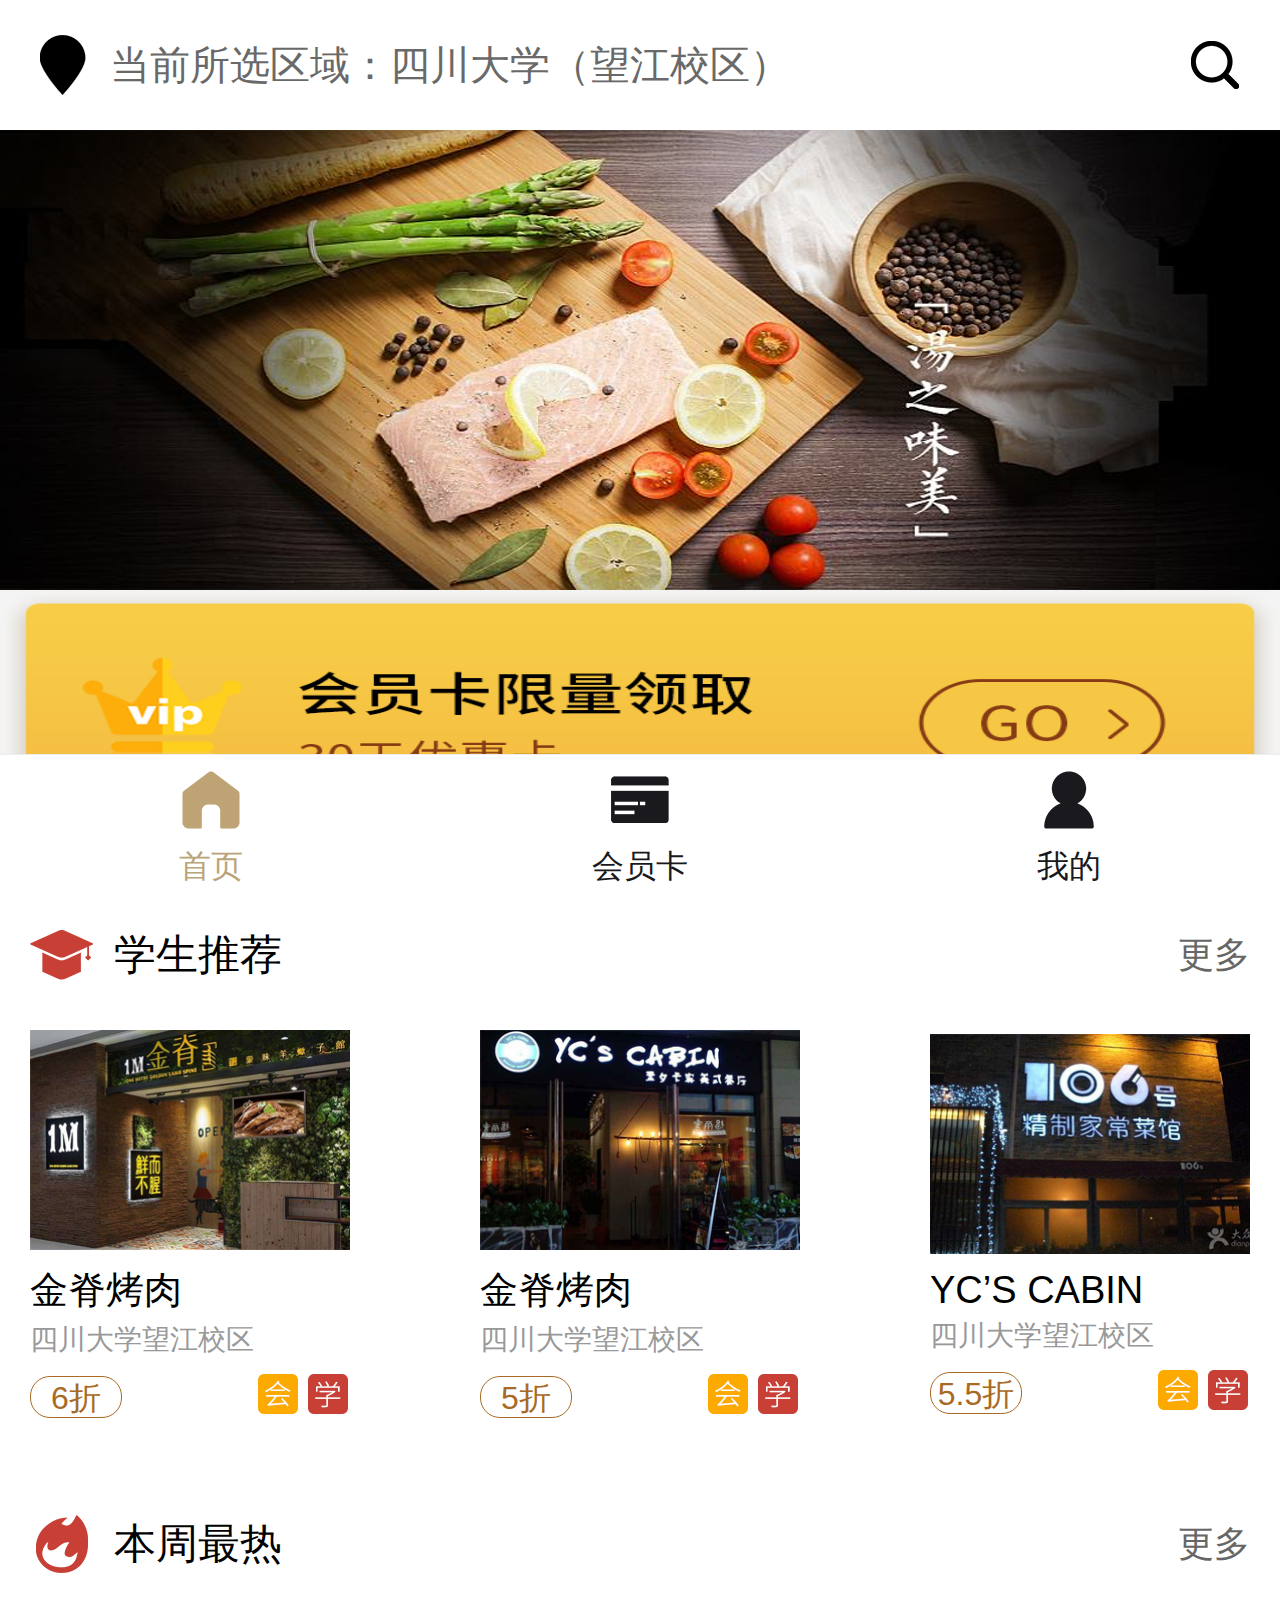
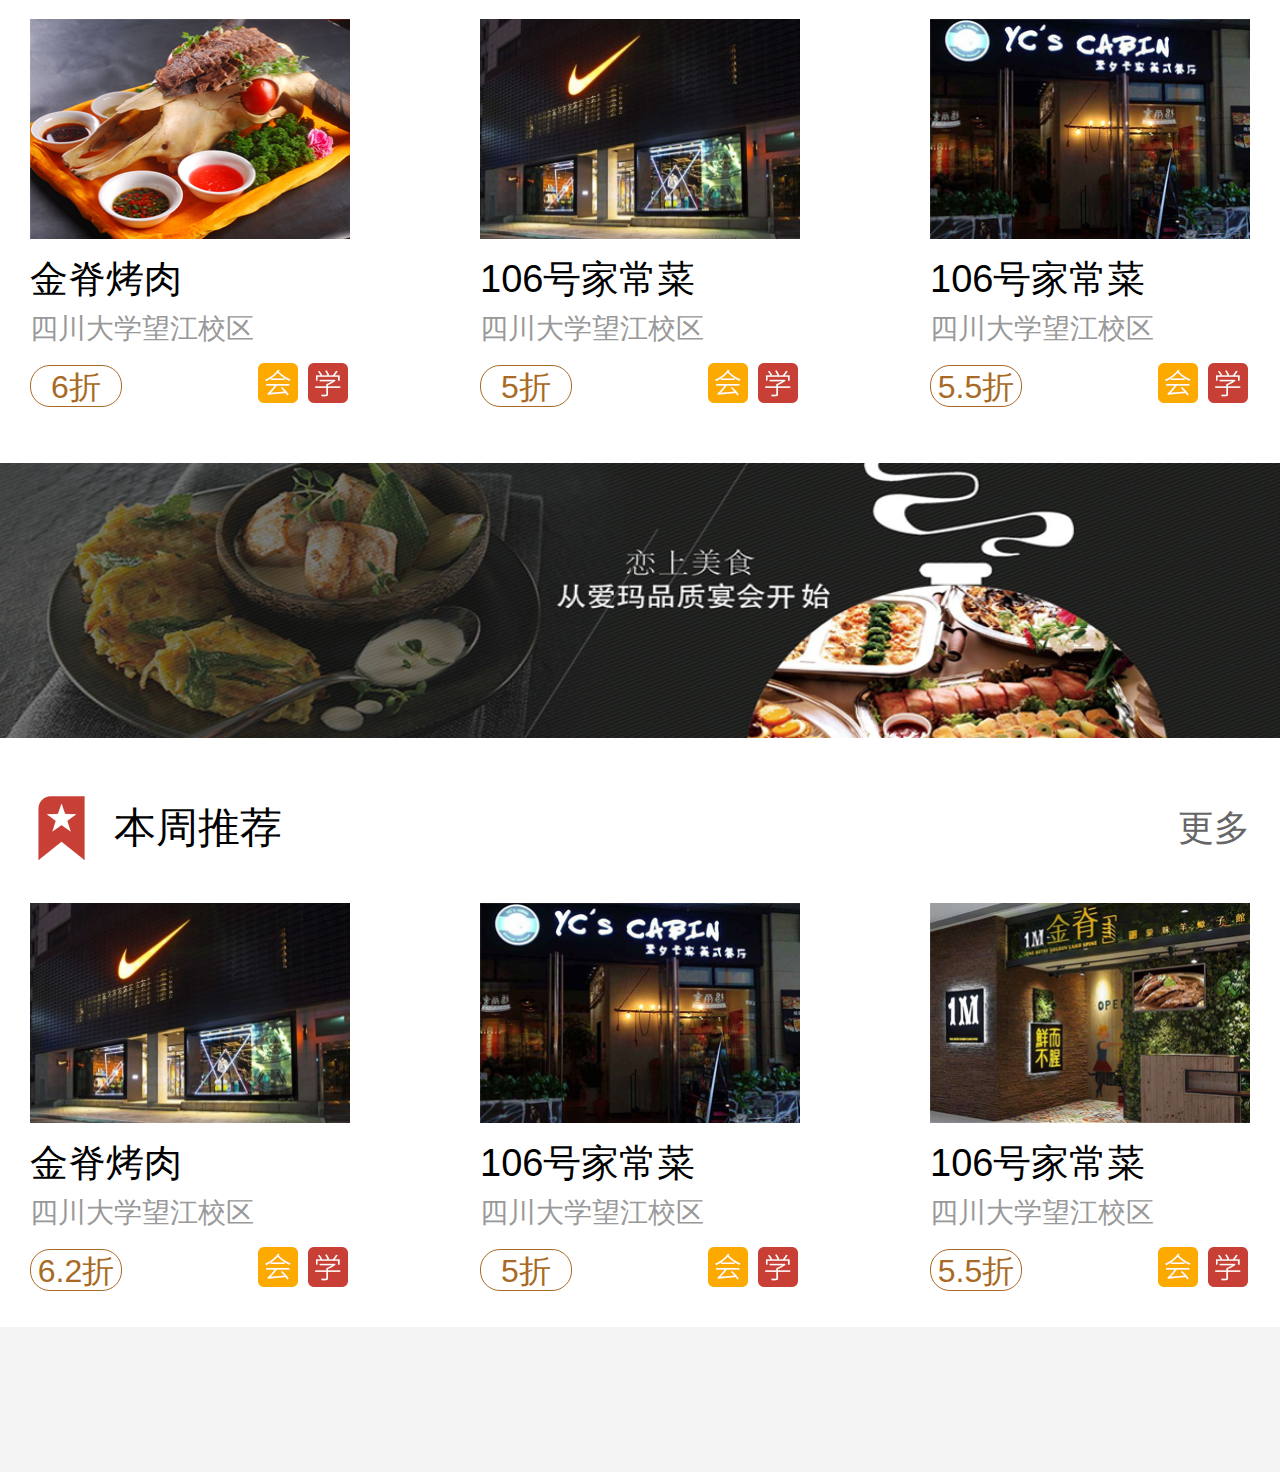
<file: index.html>
<!DOCTYPE html>
<html lang="en">
<head>
    <meta charset="UTF-8">
    <title>主页</title>
    <meta name="viewport" content="width=device-width,user-scalable=no,initial-scale=1.0, minimum-scale=1.0, maximum-scale=1.0" />
    <meta name="wap-font-scale" content="no">
    <meta name="screen-orientation" content="portrait">
    <meta name="x5-orientation" content="portrait">
    <meta name="x5-fullscreen" content="true">
    <meta name="format-detection" content="telephone=no,email=no,address=no,date=no" />
    <meta name="HandheldFriendly" content="true">
    <meta name="apple-mobile-web-app-capable" content="yes" />
    <meta name="apple-mobile-web-app-status-bar-style" content="black-translucent" />
    <link rel="stylesheet" href="css/reset.css">
    <link rel="stylesheet" href="css/public.css">
    <link rel="stylesheet" href="css/pages.css">
</head>
<body>
    <!--main  搜索区域-->
    <section class="searchBox flex">
        <img src="images/dingwei.png" alt="dingwei">
        <p>当前所选区域：<em>四川大学（望江校区）</em></p>
        <a href="templates/main/search.html" class="block fa_mirror"></a>
    </section>
    <!--banner-->
    <section class="banner main_banner">
        <div class="pic">
            <img src="images/main_banner.png" alt="banner" class="eq_resize">
        </div>
    </section>
    <!--领取会员卡-->
    <section class="get_card">
        <img src="images/get_cards.png" alt="get_cards" class="eq_resize">
    </section>
    <!--学生推荐-->
    <section class="mode_list">
        <div class="top_title flex">
            <img src="images/re_student.png" alt="" class="title_img">
            <h3>学生推荐</h3>
            <a href="javascript:;" class="more">更多</a>
        </div>
        <ul class="flex">
            <li>
                <div class="pic">
                    <img src="images/1.png" class="eq_resize" alt="">
                </div>
                <h4>金脊烤肉</h4>
                <p>四川大学望江校区</p>
                <div class="discount flex">
                    <em class="tableBox">6折</em>
                    <p>
                        <img src="images/member.png" alt="member">
                        <img src="images/student.png" alt="student">
                    </p>
                </div>
            </li>
            <li>
                <div class="pic">
                    <img src="images/2.png" class="eq_resize" alt="">
                </div>
                <h4>金脊烤肉</h4>
                <p>四川大学望江校区</p>
                <div class="discount flex">
                    <em class="tableBox">5折</em>
                    <p>
                        <img src="images/member.png" alt="member">
                        <img src="images/student.png" alt="student">
                    </p>
                </div>
            </li>
            <li>
                <div class="pic">
                    <img src="images/3.png" class="eq_resize" alt="">
                </div>
                <h4>YC’S CABIN</h4>
                <p>四川大学望江校区</p>
                <div class="discount flex">
                    <em class="tableBox">5.5折</em>
                    <p>
                        <img src="images/member.png" alt="member">
                        <img src="images/student.png" alt="student">
                    </p>
                </div>
            </li>
        </ul>
    </section>
    <!--本周最热-->
    <section class="mode_list">
        <div class="top_title flex">
            <img src="images/re_hot.png" alt="" class="title_img">
            <h3>本周最热</h3>
            <a href="javascript:;" class="more">更多</a>
        </div>
        <ul class="flex">
            <li>
                <div class="pic">
                    <img src="images/4.png" class="eq_resize" alt="">
                </div>
                <h4>金脊烤肉</h4>
                <p>四川大学望江校区</p>
                <div class="discount flex">
                    <em class="tableBox">6折</em>
                    <p>
                        <img src="images/member.png" alt="member">
                        <img src="images/student.png" alt="student">
                    </p>
                </div>
            </li>
            <li>
                <div class="pic">
                    <img src="images/5.png" class="eq_resize" alt="">
                </div>
                <h4>106号家常菜</h4>
                <p>四川大学望江校区</p>
                <div class="discount flex">
                    <em class="tableBox">5折</em>
                    <p>
                        <img src="images/member.png" alt="member">
                        <img src="images/student.png" alt="student">
                    </p>
                </div>
            </li>
            <li>
                <div class="pic">
                    <img src="images/2.png" class="eq_resize" alt="">
                </div>
                <h4>106号家常菜</h4>
                <p>四川大学望江校区</p>
                <div class="discount flex">
                    <em class="tableBox">5.5折</em>
                    <p>
                        <img src="images/member.png" alt="member">
                        <img src="images/student.png" alt="student">
                    </p>
                </div>
            </li>
        </ul>
    </section>
    <!--领取会员卡-->
    <section class="get_card mid_adver">
        <img src="images/mid_ad.png" alt="mid_adver" class="eq_resize">
    </section>
    <!--本周推荐-->
    <section class="mode_list">
        <div class="top_title flex">
            <img src="images/re_week.png" alt="" class="title_img">
            <h3>本周推荐</h3>
            <a href="templates/main/mend_list.html" class="more">更多</a>
        </div>
        <ul class="flex">
            <li>
                <div class="pic">
                    <img src="images/5.png" class="eq_resize" alt="">
                </div>
                <h4>金脊烤肉</h4>
                <p>四川大学望江校区</p>
                <div class="discount flex">
                    <em class="tableBox">6.2折</em>
                    <p>
                        <img src="images/member.png" alt="member">
                        <img src="images/student.png" alt="student">
                    </p>
                </div>
            </li>
            <li>
                <div class="pic">
                    <img src="images/2.png" class="eq_resize" alt="">
                </div>
                <h4>106号家常菜</h4>
                <p>四川大学望江校区</p>
                <div class="discount flex">
                    <em class="tableBox">5折</em>
                    <p>
                        <img src="images/member.png" alt="member">
                        <img src="images/student.png" alt="student">
                    </p>
                </div>
            </li>
            <li>
                <div class="pic">
                    <img src="images/1.png" class="eq_resize" alt="">
                </div>
                <h4>106号家常菜</h4>
                <p>四川大学望江校区</p>
                <div class="discount flex">
                    <em class="tableBox">5.5折</em>
                    <p>
                        <img src="images/member.png" alt="member">
                        <img src="images/student.png" alt="student">
                    </p>
                </div>
            </li>
        </ul>
    </section>
    <!--间隙空间-->
    <section class="bot_gap"></section>
    <!--选项卡-->
    <section id="nav_list">
        <ol class="flex">
            <li class="active">
                <a href="javascript:;" class="block">
                    <em class="block"></em>
                    <span class="block">首页</span>
                </a>
            </li>
            <li>
                <a href="templates/memberCard/MemNoCard.html" class="block">
                    <em class="block"></em>
                    <span class="block">会员卡</span>
                </a>
            </li>
            <li>
                <a href="templates/person/person.html" class="block">
                    <em class="block"></em>
                    <span class="block">我的</span>
                </a>
            </li>
        </ol>
    </section>
</body>
</html>
<script type="text/javascript" src="plugin/phoneSize/phoneSize.js"></script>
<script type="text/javascript" src="js/jquery-2.2.4.min.js"></script>
<script type="text/javascript" src="js/baseAll.js"></script>
</file>
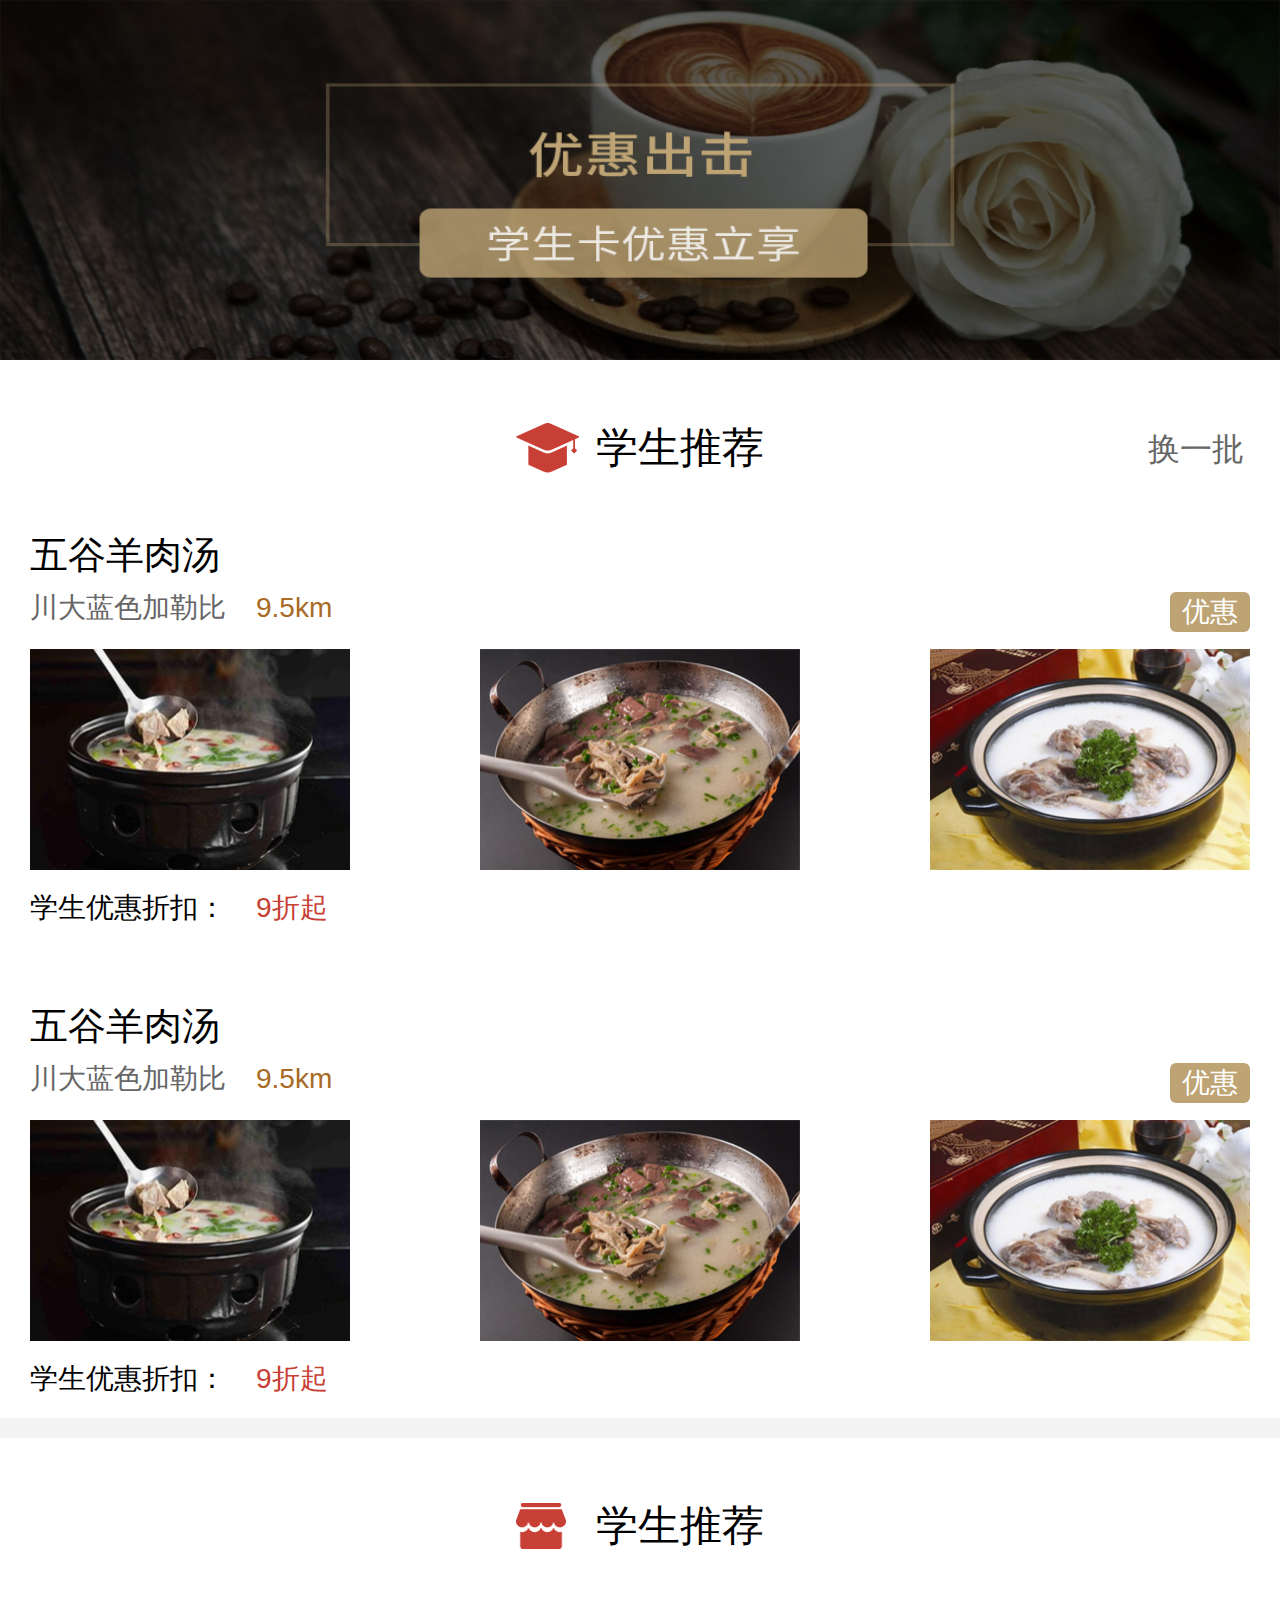
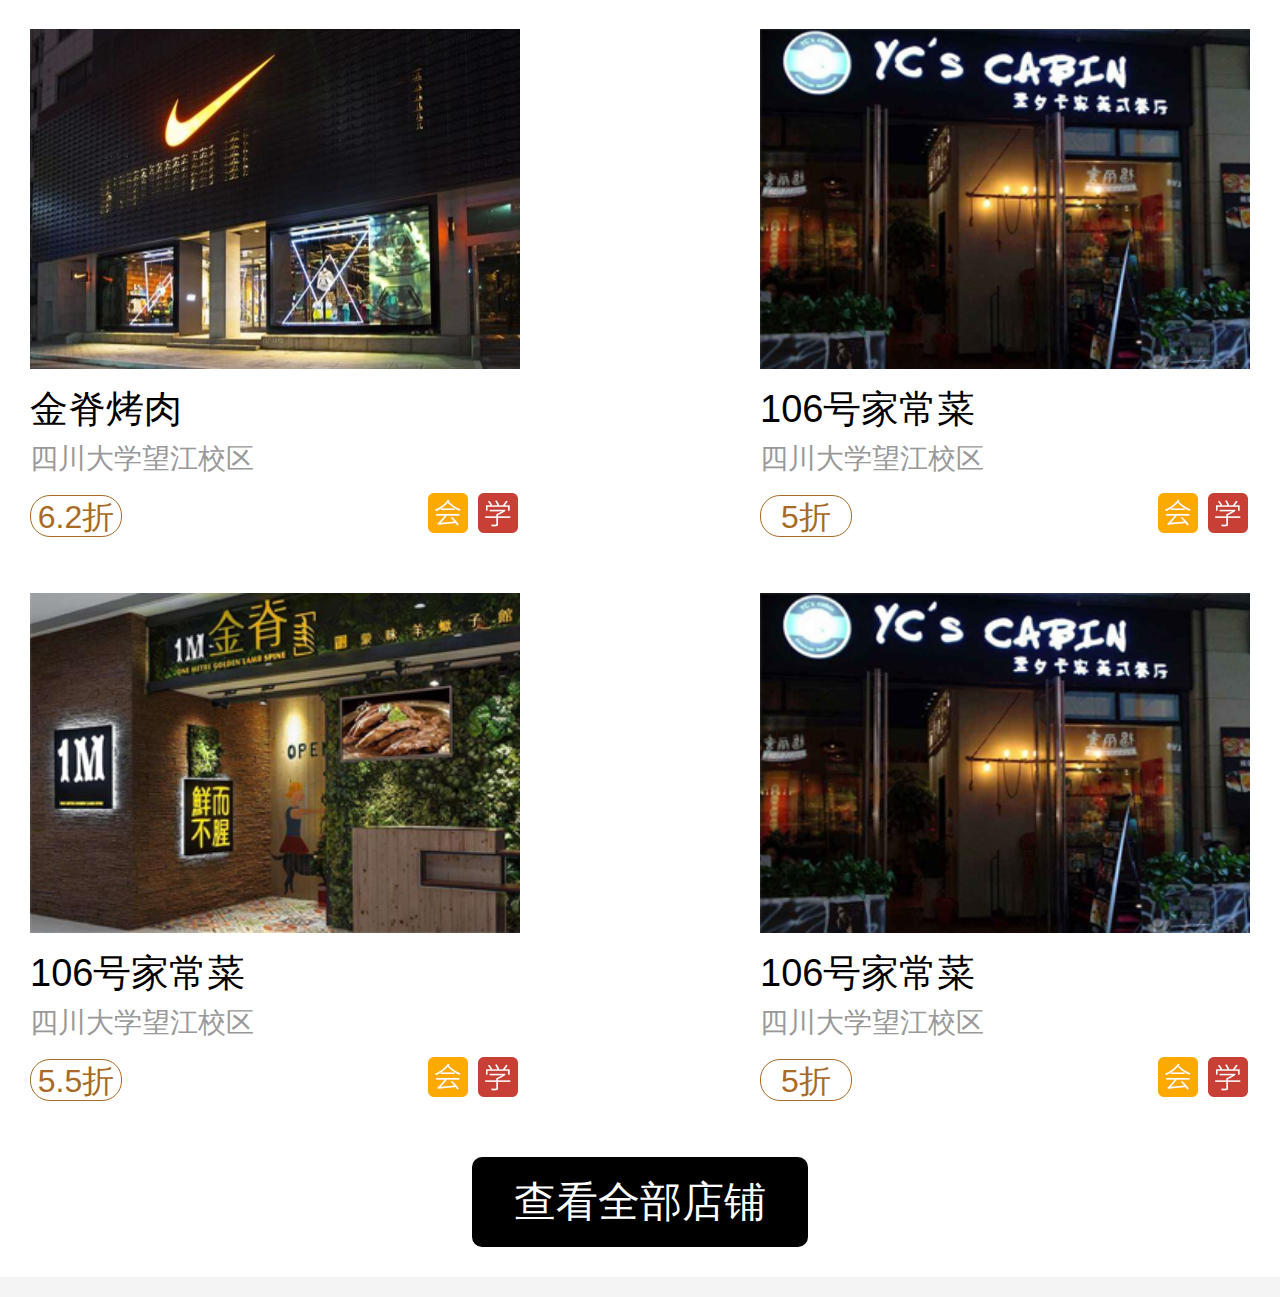
<file: templates/main/mend_list.html>
<!DOCTYPE html>
<html lang="en">
<head>
    <meta charset="UTF-8">
    <title>推荐列表</title>
    <meta name="viewport" content="width=device-width,user-scalable=no,initial-scale=1.0, minimum-scale=1.0, maximum-scale=1.0" />
    <meta name="wap-font-scale" content="no">
    <meta name="screen-orientation" content="portrait">
    <meta name="x5-orientation" content="portrait">
    <meta name="x5-fullscreen" content="true">
    <meta name="format-detection" content="telephone=no,email=no,address=no,date=no" />
    <meta name="HandheldFriendly" content="true">
    <meta name="apple-mobile-web-app-capable" content="yes" />
    <meta name="apple-mobile-web-app-status-bar-style" content="black-translucent" />
    <link rel="stylesheet" href="../../css/reset.css">
    <link rel="stylesheet" href="../../css/public.css">
    <link rel="stylesheet" href="../../css/pages.css">
</head>
<body>
   <!--推荐列表-->
    <section id="areaBan">
        <div class="pic">
            <a href="javascript:;" class="block">
                <img src="../../images/you_cash.png" alt="you_cash" class="eq_resize">
            </a>
        </div>
    </section>
    <!--列表展示-->
    <section class="list_area">
        <div class="top_title txt_center">
            <h4 class="titles student"><span class="txt_block">学生推荐</span></h4>
            <a href="javascript:;">换一批</a>
        </div>
        <!--商品列表-->
        <div class="list_shop">
            <h3>五谷羊肉汤</h3>
            <div class="flex">
                <p>川大蓝色加勒比<span>9.5km</span></p>
                <p class="lab"><em class="tableBox eq_inherit over_hide">优惠</em></p>
            </div>
            <ul class="flex">
                <li><a href="javascript:;" class="block"><img src="../../images/soup01.png" alt="" class="eq_resize"></a></li>
                <li><a href="javascript:;" class="block"><img src="../../images/soup02.png" alt="" class="eq_resize"></a></li>
                <li><a href="javascript:;" class="block"><img src="../../images/soup03.png" alt="" class="eq_resize"></a></li>
            </ul>
            <p class="re_dis">学生优惠折扣：<span>9折起</span></p>
        </div>
        <!--商品列表-->
        <div class="list_shop">
            <h3>五谷羊肉汤</h3>
            <div class="flex">
                <p>川大蓝色加勒比<span>9.5km</span></p>
                <p class="lab"><em class="tableBox eq_inherit over_hide">优惠</em></p>
            </div>
            <ul class="flex">
                <li><a href="javascript:;" class="block"><img src="../../images/soup01.png" alt="" class="eq_resize"></a></li>
                <li><a href="javascript:;" class="block"><img src="../../images/soup02.png" alt="" class="eq_resize"></a></li>
                <li><a href="javascript:;" class="block"><img src="../../images/soup03.png" alt="" class="eq_resize"></a></li>
            </ul>
            <p class="re_dis">学生优惠折扣：<span>9折起</span></p>
        </div>
    </section>

   <!--最新店铺-->
   <section class="list_area">
       <div class="top_title txt_center">
           <h4 class="titles new_shop pad_bot"><span class="txt_block">学生推荐</span></h4>
           <a href="javascript:;" class="hide">换一批</a>
       </div>
       <section class="mode_list  mem_list">
           <ul class="flex">
               <li>
                   <div class="pic">
                       <img src="../../images/5.png" class="eq_resize" alt="">
                   </div>
                   <h4>金脊烤肉</h4>
                   <p>四川大学望江校区</p>
                   <div class="discount flex">
                       <em class="tableBox">6.2折</em>
                       <p>
                           <img src="../../images/member.png" alt="member">
                           <img src="../../images/student.png" alt="student">
                       </p>
                   </div>
               </li>
               <li>
                   <div class="pic">
                       <img src="../../images/2.png" class="eq_resize" alt="">
                   </div>
                   <h4>106号家常菜</h4>
                   <p>四川大学望江校区</p>
                   <div class="discount flex">
                       <em class="tableBox">5折</em>
                       <p>
                           <img src="../../images/member.png" alt="member">
                           <img src="../../images/student.png" alt="student">
                       </p>
                   </div>
               </li>
               <li>
                   <div class="pic">
                       <img src="../../images/1.png" class="eq_resize" alt="">
                   </div>
                   <h4>106号家常菜</h4>
                   <p>四川大学望江校区</p>
                   <div class="discount flex">
                       <em class="tableBox">5.5折</em>
                       <p>
                           <img src="../../images/member.png" alt="member">
                           <img src="../../images/student.png" alt="student">
                       </p>
                   </div>
               </li>
               <li>
                   <div class="pic">
                       <img src="../../images/2.png" class="eq_resize" alt="">
                   </div>
                   <h4>106号家常菜</h4>
                   <p>四川大学望江校区</p>
                   <div class="discount flex">
                       <em class="tableBox">5折</em>
                       <p>
                           <img src="../../images/member.png" alt="member">
                           <img src="../../images/student.png" alt="student">
                       </p>
                   </div>
               </li>
           </ul>
           <div class="find_all_btn">
               <a href="javascript:;" class="tableBox">查看全部店铺</a>
           </div>
       </section>
   </section>






</body>
</html>
<script type="text/javascript"  src="../../plugin/phoneSize/phoneSize.js"></script>
<script type="text/javascript"  src="../../js/jquery-2.2.4.min.js"></script>
</file>
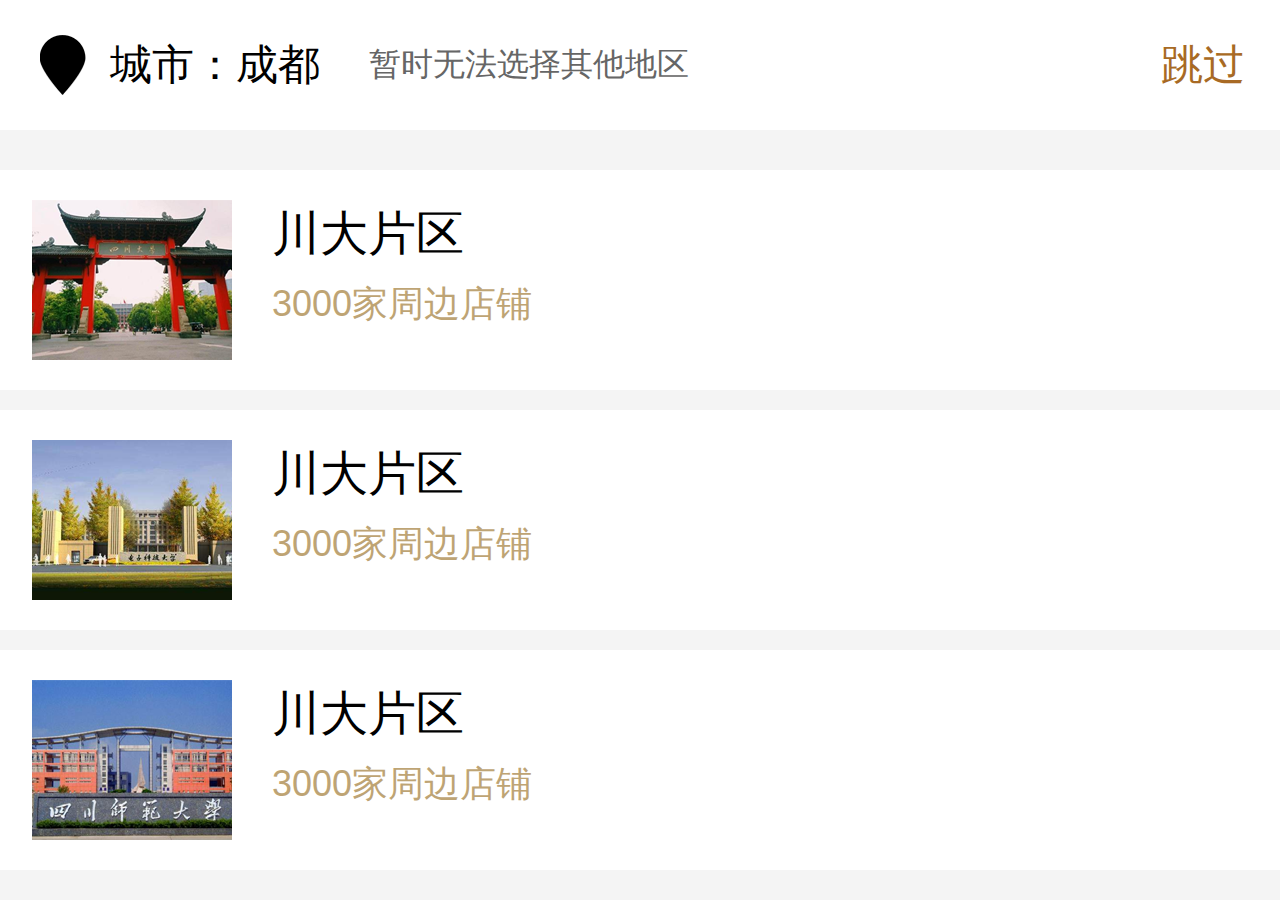
<file: templates/main/search.html>
<!DOCTYPE html>
<html lang="en">
<head>
    <meta charset="UTF-8">
    <title>搜索</title>
    <meta name="viewport" content="width=device-width,user-scalable=no,initial-scale=1.0, minimum-scale=1.0, maximum-scale=1.0" />
    <meta name="wap-font-scale" content="no">
    <meta name="screen-orientation" content="portrait">
    <meta name="x5-orientation" content="portrait">
    <meta name="x5-fullscreen" content="true">
    <meta name="format-detection" content="telephone=no,email=no,address=no,date=no" />
    <meta name="HandheldFriendly" content="true">
    <meta name="apple-mobile-web-app-capable" content="yes" />
    <meta name="apple-mobile-web-app-status-bar-style" content="black-translucent" />
    <link rel="stylesheet" href="../../css/reset.css">
    <link rel="stylesheet" href="../../css/public.css">
    <link rel="stylesheet" href="../../css/pages.css">
</head>
<body>
    <!--我的  搜索地点-->
    <section class="searchBox flex">
        <img src="../../images/dingwei.png" alt="dingwei">
        <h3>城市：<i id="current_pos">成都</i></h3>
        <span>暂时无法选择其他地区</span>
        <a href="javascript:;" class="block skip">跳过</a>
    </section>
    <!--当前位置显示结果-->
    <section class="current_res">
        <ul>
            <li class="clearfix">
                <img src="../../images/001.png" alt="school_1" class="fl">
                <h5>川大片区</h5>
                <p>3000家周边店铺</p>
            </li>
            <li class="clearfix">
                <img src="../../images/002.png" alt="school_2" class="fl">
                <h5>川大片区</h5>
                <p>3000家周边店铺</p>
            </li>
            <li class="clearfix">
                <img src="../../images/003.png" alt="school_3" class="fl">
                <h5>川大片区</h5>
                <p>3000家周边店铺</p>
            </li>
        </ul>
    </section>





</body>
</html>
<script type="text/javascript"  src="../../plugin/phoneSize/phoneSize.js"></script>
<script type="text/javascript"  src="../../js/jquery-2.2.4.min.js"></script>
</file>
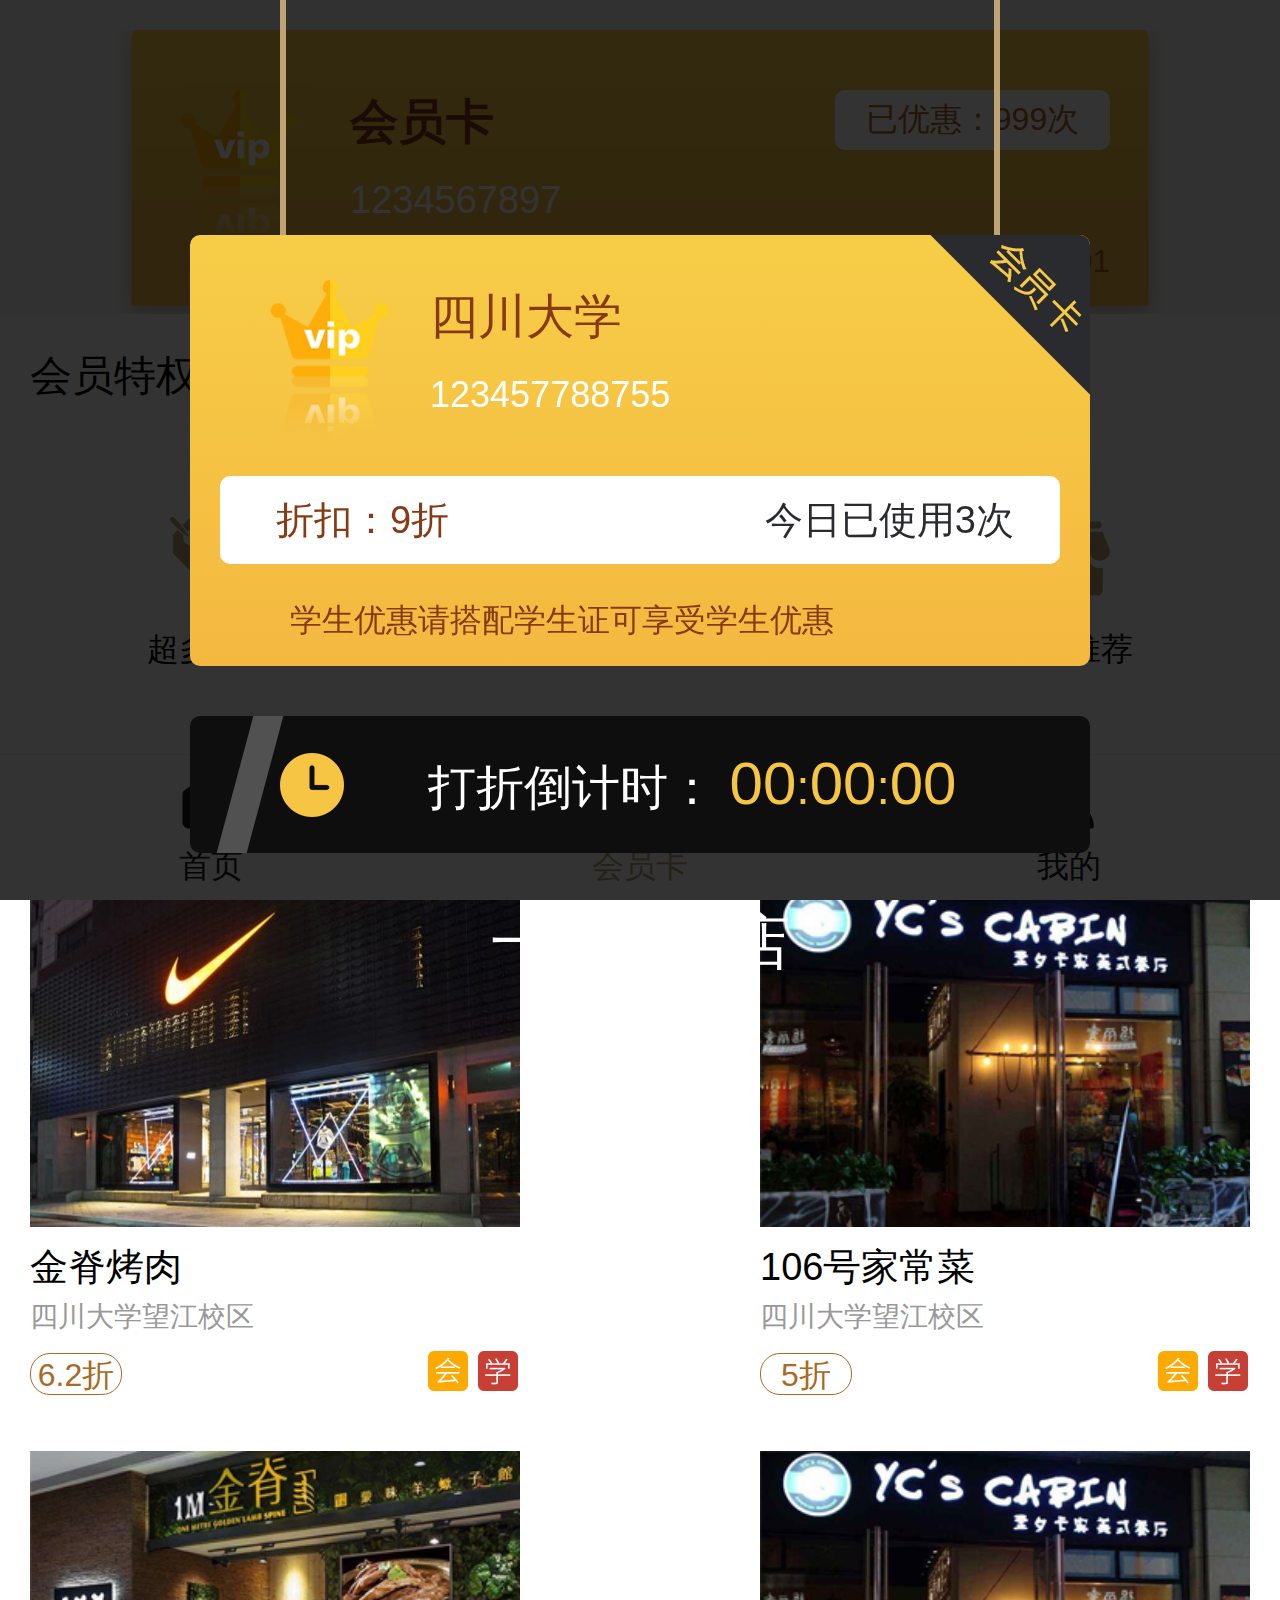
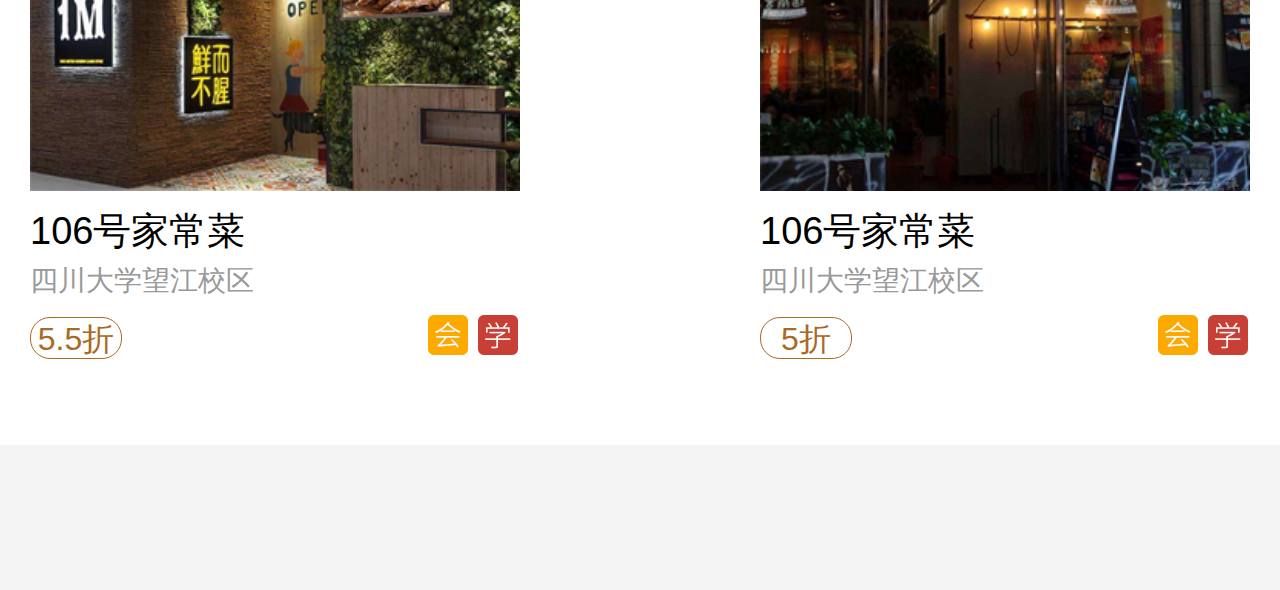
<file: templates/memberCard/MemNoCard.html>
<!DOCTYPE html>
<html lang="en">
<head>
    <meta charset="UTF-8">
    <title>四川大学</title>
    <meta name="viewport" content="width=device-width,user-scalable=no,initial-scale=1.0, minimum-scale=1.0, maximum-scale=1.0" />
    <meta name="wap-font-scale" content="no">
    <meta name="screen-orientation" content="portrait">
    <meta name="x5-orientation" content="portrait">
    <meta name="x5-fullscreen" content="true">
    <meta name="format-detection" content="telephone=no,email=no,address=no,date=no" />
    <meta name="HandheldFriendly" content="true">
    <meta name="apple-mobile-web-app-capable" content="yes" />
    <meta name="apple-mobile-web-app-status-bar-style" content="black-translucent" />
    <link rel="stylesheet" href="../../css/reset.css">
    <link rel="stylesheet" href="../../css/public.css">
    <link rel="stylesheet" href="../../css/pages.css">
</head>
<body>
    <!--会员标志牌-->
    <section class="mem_brand">
        <img src="../../images/guan.png" class="guan fl" alt="guan">
        <h3>会员卡</h3>
        <p>1234567897</p>
        <div class="discount_nums eq_color"><span class="tableBox">已优惠：999次</span></div>
        <em class="eq_color">到期时间限制：2018-06-01</em>
    </section>
    <!--会员特权-->
   <section class="mem_ps">
        <h3 class="mem_title">会员特权</h3>
        <ul class="flex">
           <li class="txt_center">
               <a href="javascript:;">
                   <em></em>
                   <span>超多折扣</span>
               </a>
           </li>
           <li class="txt_center">
               <a href="javascript:;">
                   <em></em>
                   <span>会员标志</span>
               </a>
           </li>
           <li class="txt_center">
               <a href="javascript:;">
                   <em></em>
                   <span>店铺推荐</span>
               </a>
           </li>
        </ul>
   </section>
    <!--会员福利-->
    <section class="mem_ps hide">
        <h3 class="mem_title">会员福利</h3>
        <div class="pic">
            <img src="../../images/mem_fu.png" alt="member_fu" class="eq_resize">
            <span class="mem_enjoy"></span>
        </div>
        <h3 class="mem_title">3000店铺</h3>
        <div class="pic">
            <img src="../../images/3000.png" alt="shops" class="eq_resize">
            <span class="mem_enjoy"></span>
        </div>
    </section>
    <!--会员用户-->
    <section class="mode_list  mem_list">
        <div class="top_title flex">
            <h3>近期消费店铺</h3>
        </div>
        <ul class="flex">
            <li>
                <div class="pic">
                    <img src="../../images/5.png" class="eq_resize" alt="">
                </div>
                <h4>金脊烤肉</h4>
                <p>四川大学望江校区</p>
                <div class="discount flex">
                    <em class="tableBox">6.2折</em>
                    <p>
                        <img src="../../images/member.png" alt="member">
                        <img src="../../images/student.png" alt="student">
                    </p>
                </div>
            </li>
            <li>
                <div class="pic">
                    <img src="../../images/2.png" class="eq_resize" alt="">
                </div>
                <h4>106号家常菜</h4>
                <p>四川大学望江校区</p>
                <div class="discount flex">
                    <em class="tableBox">5折</em>
                    <p>
                        <img src="../../images/member.png" alt="member">
                        <img src="../../images/student.png" alt="student">
                    </p>
                </div>
            </li>
            <li>
                <div class="pic">
                    <img src="../../images/1.png" class="eq_resize" alt="">
                </div>
                <h4>106号家常菜</h4>
                <p>四川大学望江校区</p>
                <div class="discount flex">
                    <em class="tableBox">5.5折</em>
                    <p>
                        <img src="../../images/member.png" alt="member">
                        <img src="../../images/student.png" alt="student">
                    </p>
                </div>
            </li>
            <li>
                <div class="pic">
                    <img src="../../images/2.png" class="eq_resize" alt="">
                </div>
                <h4>106号家常菜</h4>
                <p>四川大学望江校区</p>
                <div class="discount flex">
                    <em class="tableBox">5折</em>
                    <p>
                        <img src="../../images/member.png" alt="member">
                        <img src="../../images/student.png" alt="student">
                    </p>
                </div>
            </li>
        </ul>
    </section>


    <!--活动倒计时-->
    <section class="model eq_resize hide" id="modal_count">
        <div class="activity_mode">
            <!--悬挂线条-->
            <div id="rotateMid">
                <div class="line_area">
                    <p class="line left"></p>
                    <p class="line right"></p>
                </div>
                <!--标志牌-->
                <div class="brand over_hide">
                    <!--会员卡-->
                    <div class="member_card">
                        <img src="../../images/right_concer.png" alt="right_concer" class="eq_resize">
                    </div>
                    <div class="mem_vip_info clearfix">
                        <div class="guan_img fl">
                            <img src="../../images/guan.png" alt="guan_img" class="eq_resize">
                        </div>
                        <div class="fl txts">
                            <h3>四川大学</h3>
                            <p>123457788755</p>
                        </div>
                    </div>
                    <!--折扣  使用次数-->
                    <div class="count flex">
                        <p>折扣：9折</p>
                        <span>今日已使用3次</span>
                    </div>
                    <p class="stu_enjoy">学生优惠请搭配学生证可享受学生优惠</p>
                </div>
            </div>
            <!--倒计时动画加载效果-->
            <div id="count_down" class="flex over_hide">
                <em class="scape"></em>
                <p>
                    <span class="title">打折倒计时：</span>
                    <span class="hours">00</span>:<span class="minutes">00</span>:<span class="seconds">00</span>
                </p>
            </div>
            <div class="txt_center">
                <p class="shop_name">一品火锅店</p>
            </div>
        </div>
    </section>
    <!--间隙空间-->
    <section class="bot_gap"></section>
    <!--选项卡-->
    <section id="nav_list">
        <ol class="flex">
            <li>
                <a href="../../index.html" class="block">
                    <em class="block"></em>
                    <span class="block">首页</span>
                </a>
            </li>
            <li class="active">
                <a href="javascript:;" class="block">
                    <em class="block"></em>
                    <span class="block">会员卡</span>
                </a>
            </li>
            <li>
                <a href="../person/person.html" class="block">
                    <em class="block"></em>
                    <span class="block">我的</span>
                </a>
            </li>
        </ol>
    </section>
</body>
</html>
<script type="text/javascript"  src="../../plugin/phoneSize/phoneSize.js"></script>
<script type="text/javascript"  src="../../js/jquery-2.2.4.min.js"></script>
<script type="text/javascript" src="../../plugin/countDown/jquery.downCount.js"></script>
<script>
    /*
    * 会员模块封装------------
    * */
    (function(root,factory,plug){
        /*执行factory函数*/
        return factory($,plug)
    })(window,function($,plug){
        var _DEFAULT_={
              countArea:"",
              dis:15,//滑动的距离
              speed:400,//渐入时间
              countDown:function(){}//倒计时加载动画
        };

        //MemberMode的对象扩展
        $.fn[plug]=function(options){
            var settings=$.extend(this,_DEFAULT_,options);
            var self=this;
            self.countDown(settings.countArea);
            //倒计时滑动效果加载----
            var slideCount=function (){
                    $(this).stop().fadeIn(settings.speed,function(){
                        $(this).find(".activity_mode").animate({'top':0+"rem"},settings.speed,function(){
                            $(self).find("#rotateMid").addClass("start_animate");//增添摆动动画
                        })
                    });
                    //收回标志牌
                    $(this).on("touchstart",function(){
                        $(this).find(".activity_mode").animate({'top':-settings.dis+"rem"},settings.speed,function(){
                            $(self).find("#rotateMid").removeClass("start_animate");//移除摆动动画
                            $(self).fadeOut(settings.speed);
                        })
                    });
                };
            slideCount.call(this);
        }
    },"MemberMode");





    $("#modal_count").MemberMode({
        countArea:"#count_down",
        dis:12,
        //倒计时  时间记录
        countDown:function(ele){
            console.log(ele);
            var date=new Date();
            var day=date.getDate();
            var month=date.getMonth()+1;
            var year=date.getFullYear();
            //加载倒计时效果--------------------
            $(ele).downCount({
                date: month+'/'+day+'/'+year+' 19:00:00',
                offset: +8
            }, function () {
                alert('倒计时结束!');
            });
        }
    })













</script>
</file>
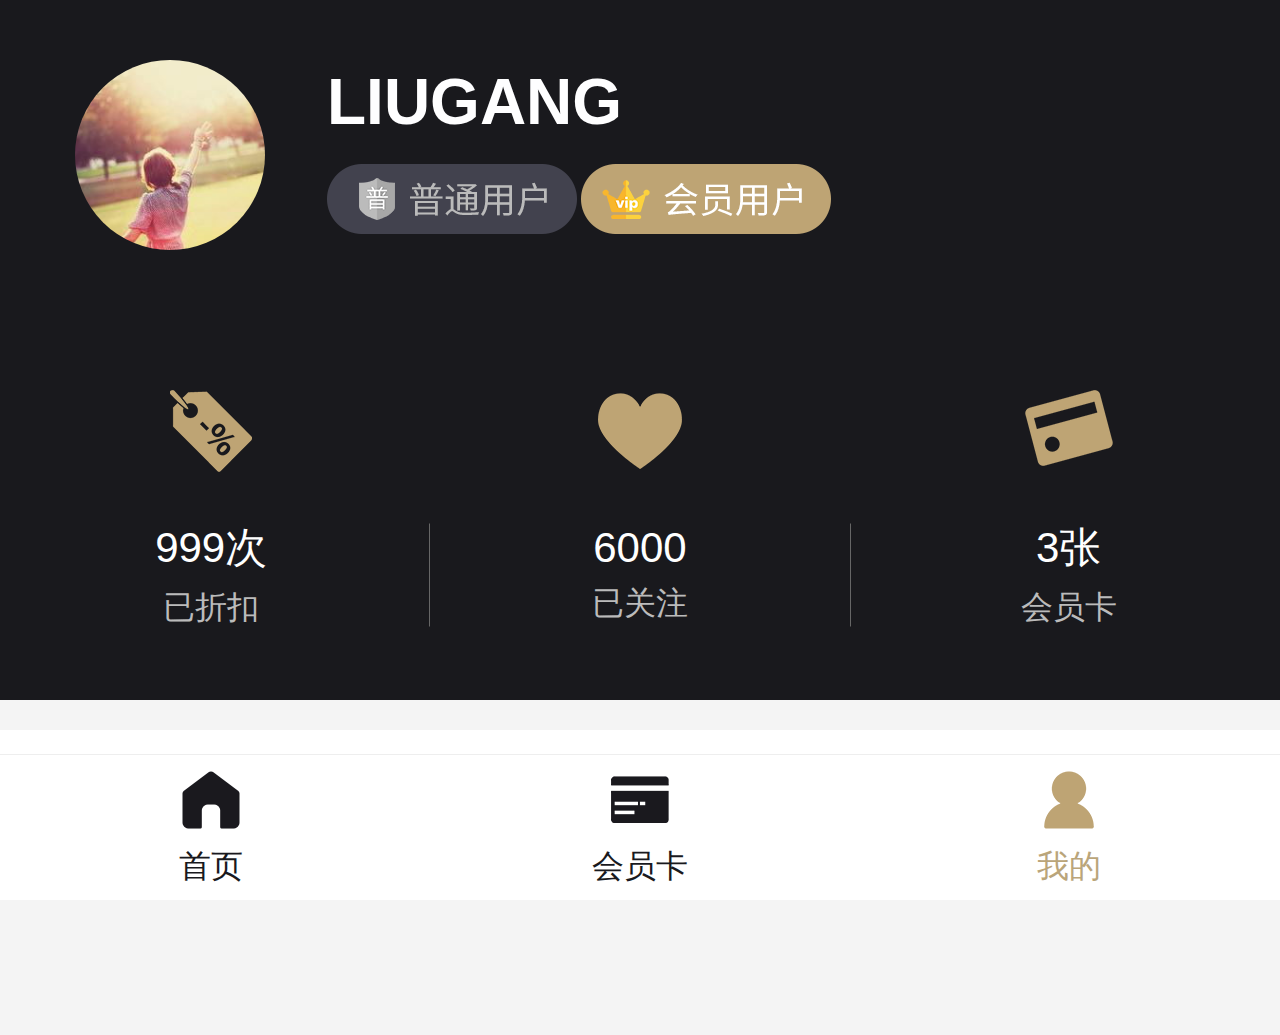
<file: templates/person/person.html>
<!DOCTYPE html>
<html lang="en">
<head>
    <meta charset="UTF-8">
    <title>我的</title>
    <meta name="viewport" content="width=device-width,user-scalable=no,initial-scale=1.0, minimum-scale=1.0, maximum-scale=1.0" />
    <meta name="wap-font-scale" content="no">
    <meta name="screen-orientation" content="portrait">
    <meta name="x5-orientation" content="portrait">
    <meta name="x5-fullscreen" content="true">
    <meta name="format-detection" content="telephone=no,email=no,address=no,date=no" />
    <meta name="HandheldFriendly" content="true">
    <meta name="apple-mobile-web-app-capable" content="yes" />
    <meta name="apple-mobile-web-app-status-bar-style" content="black-translucent" />
    <link rel="stylesheet" href="../../css/reset.css">
    <link rel="stylesheet" href="../../css/public.css">
    <link rel="stylesheet" href="../../css/pages.css">
</head>
<body>
    <!--我的  个人中心-->
    <section class="bg_center">
        <!--顶部信息-->
        <div class="top_info clearfix">
            <div class="fl pic">
                <img src="../../images/personCenter.jpg" alt="personCenter" class="eq_resize">
            </div>
            <div class="fl">
                <h3>LIUGANG</h3>
                <span class="user_normal txt_block"></span>
                <span class="user_vip txt_block"></span>
            </div>
        </div>
        <ul class="list_info flex">
            <li class="txt_center">
                <h5>999次</h5>
                <p>已折扣</p>
            </li>
            <li class="txt_center">
                <div class="border_line">
                    <h5>6000</h5>
                    <p>已关注</p>
                </div>
            </li>
            <li class="txt_center">
                <h5>3张</h5>
                <p>会员卡</p>
            </li>
        </ul>
    </section>
    <!--我的浏览-->
    <section class="view">
        <ol>
            <li class="flex">
                <p class="my_seen">我的浏览</p>
                <i class="txt_block"></i>
            </li>
        </ol>
    </section>
    <!--间隙空间-->
    <section class="bot_gap"></section>
    <!--选项卡-->
    <section id="nav_list">
        <ol class="flex">
            <li>
                <a href="../../index.html" class="block">
                    <em class="block"></em>
                    <span class="block">首页</span>
                </a>
            </li>
            <li>
                <a href="../memberCard/MemNoCard.html" class="block">
                    <em class="block"></em>
                    <span class="block">会员卡</span>
                </a>
            </li>
            <li class="active">
                <a href="javascript:;" class="block">
                    <em class="block"></em>
                    <span class="block">我的</span>
                </a>
            </li>
        </ol>
    </section>


</body>
</html>
<script type="text/javascript"  src="../../plugin/phoneSize/phoneSize.js"></script>
<script type="text/javascript"  src="../../js/jquery-2.2.4.min.js"></script>
</file>
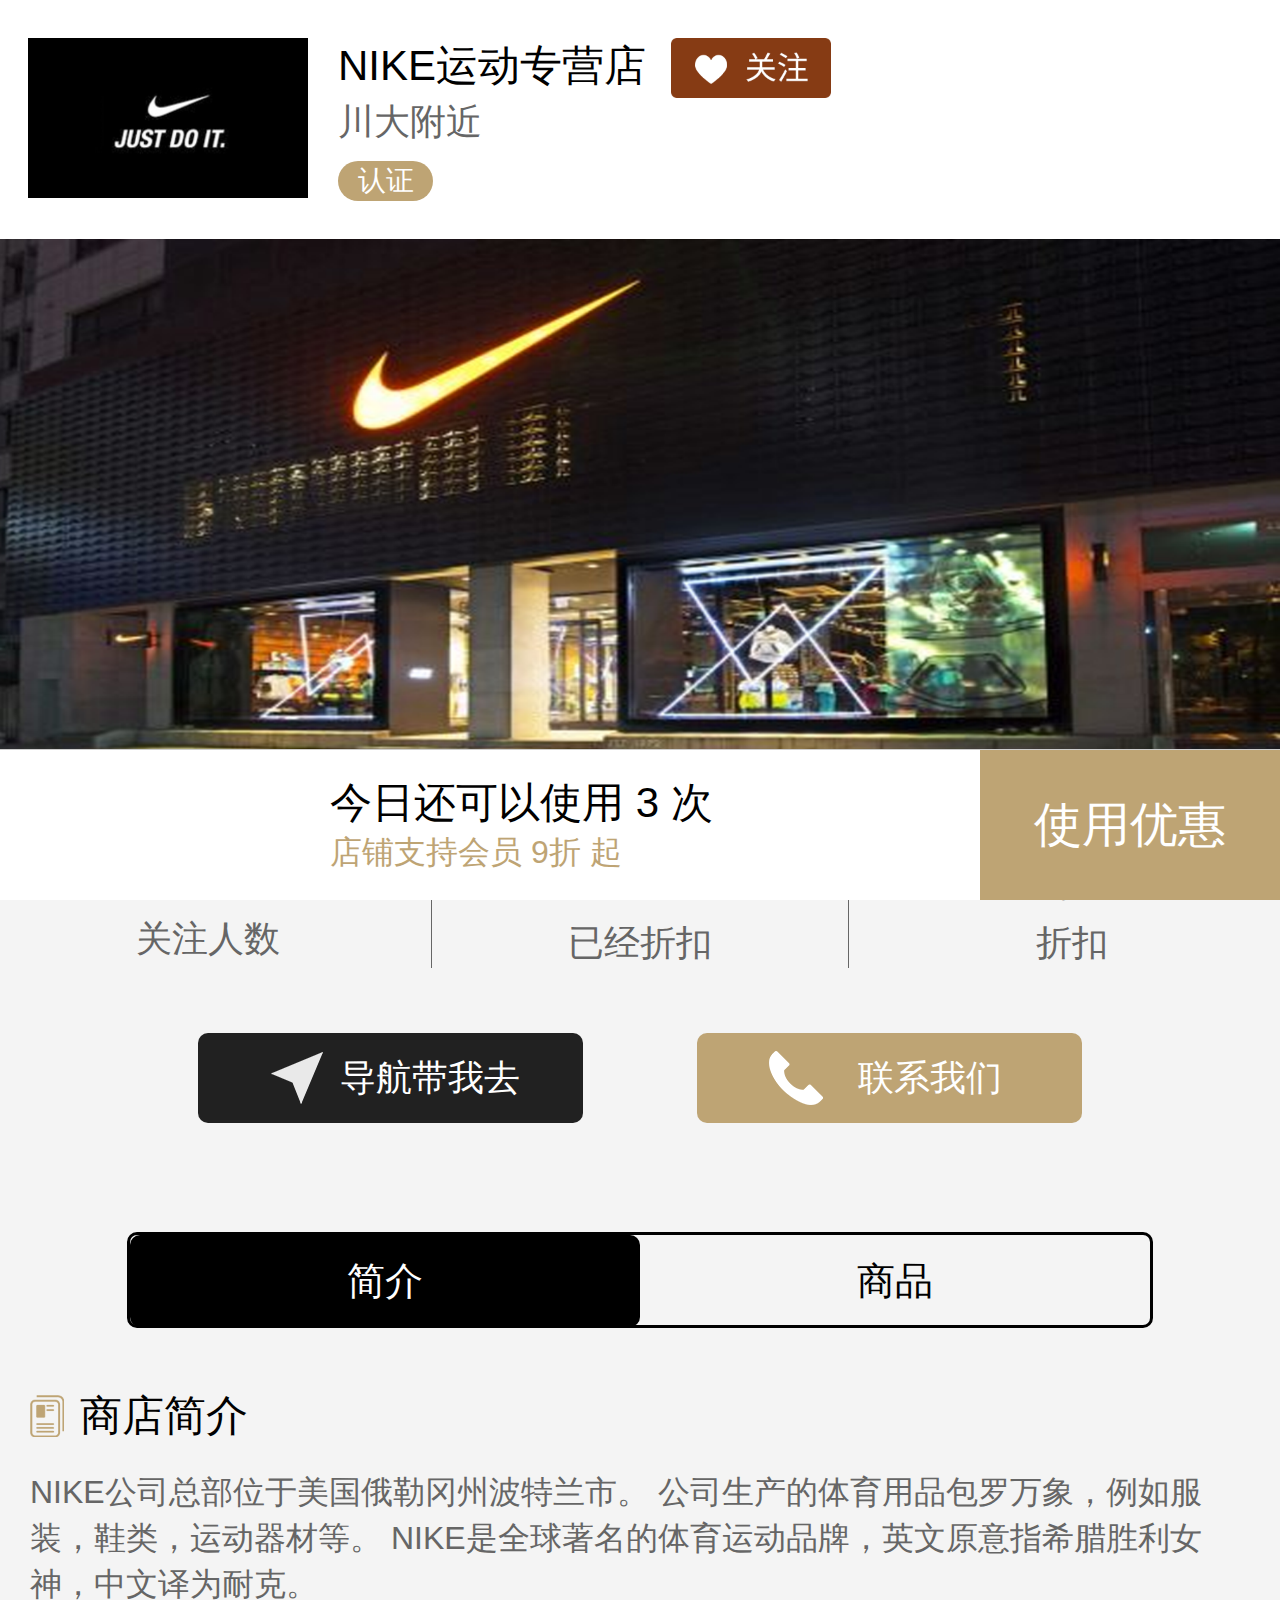
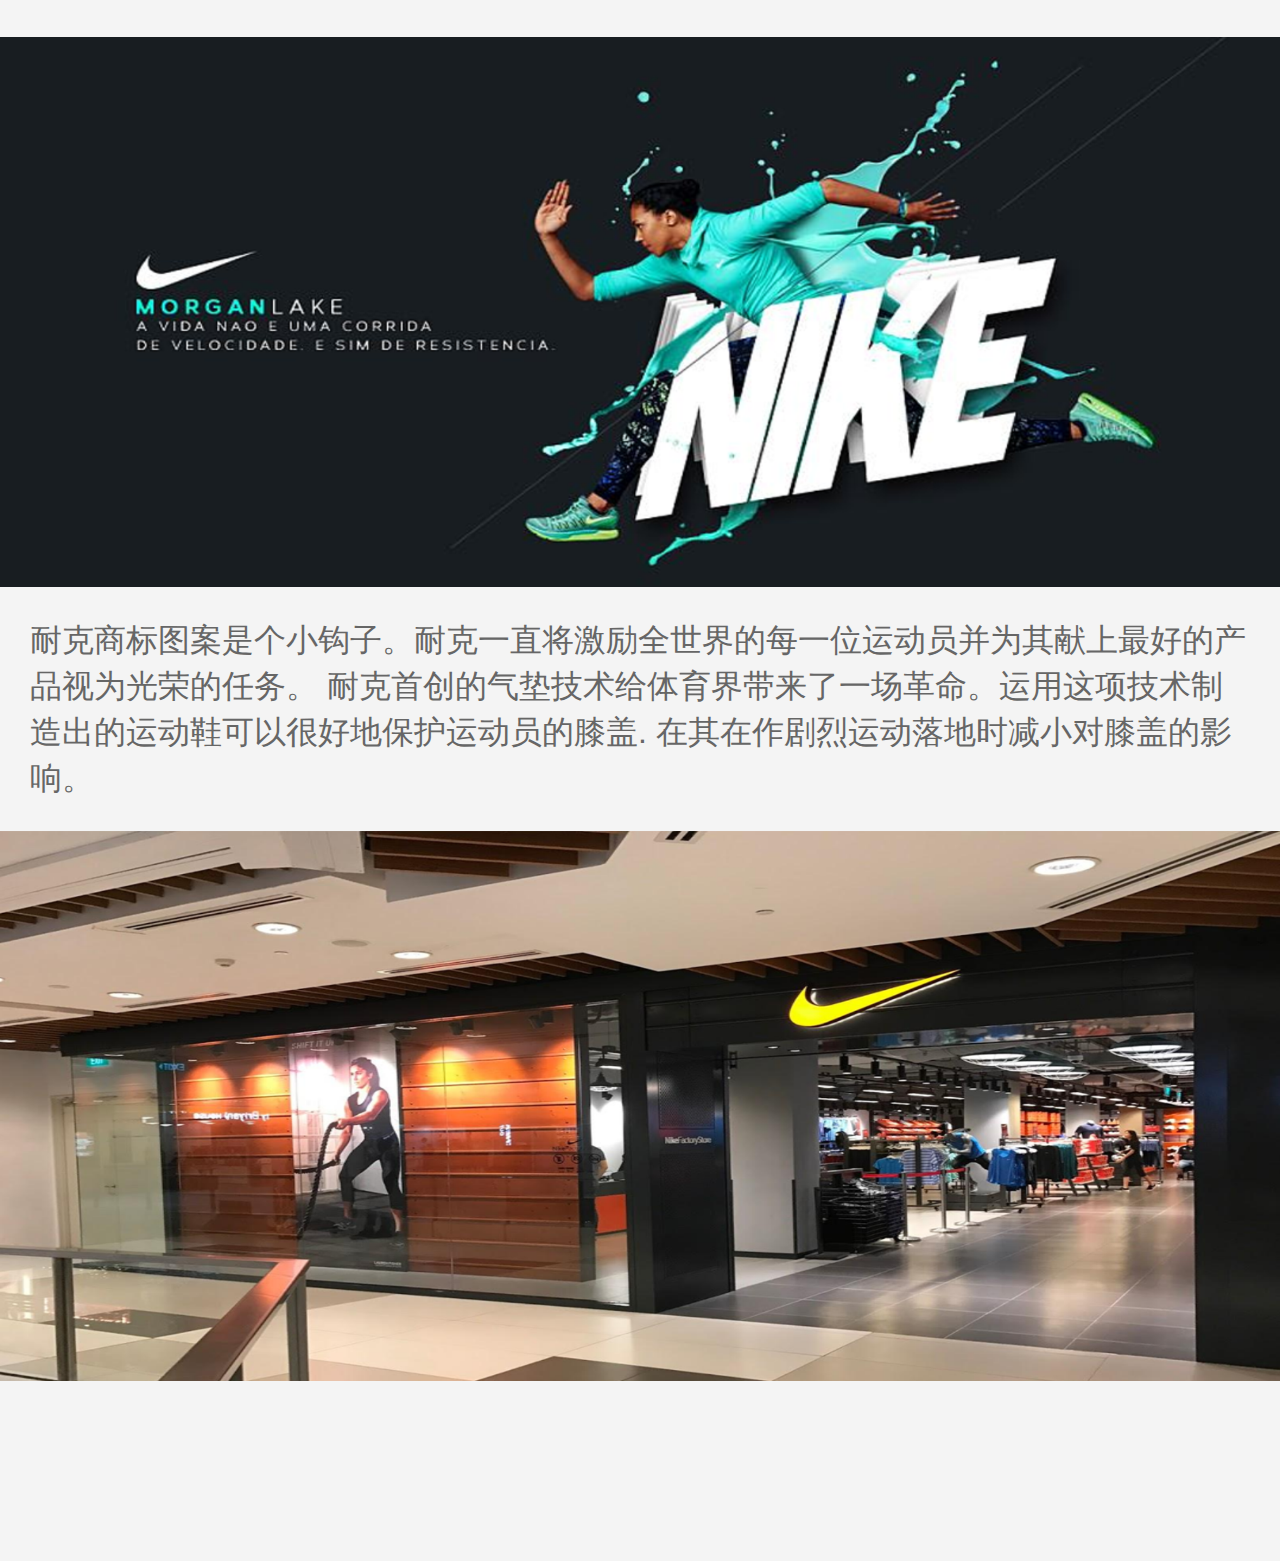
<file: templates/shop/shop.html>
<!DOCTYPE html>
<html lang="en">
<head>
    <meta charset="UTF-8">
    <title>店铺详情</title>
    <meta name="viewport" content="width=device-width,user-scalable=no,initial-scale=1.0, minimum-scale=1.0, maximum-scale=1.0" />
    <meta name="wap-font-scale" content="no">
    <meta name="screen-orientation" content="portrait">
    <meta name="x5-orientation" content="portrait">
    <meta name="x5-fullscreen" content="true">
    <meta name="format-detection" content="telephone=no,email=no,address=no,date=no" />
    <meta name="HandheldFriendly" content="true">
    <meta name="apple-mobile-web-app-capable" content="yes" />
    <meta name="apple-mobile-web-app-status-bar-style" content="black-translucent" />
    <link rel="stylesheet" href="../../css/reset.css">
    <link rel="stylesheet" href="../../css/public.css">
    <link rel="stylesheet" href="../../css/pages.css">
</head>
<body>
   <!--商家店铺  店铺详情-->
    <section class="header_info clearfix header_eq_color">
        <!--图片logo-->
        <div class="logo_pic  fl">
            <img src="../../images/nike.png" alt="nikes" class="eq_resize">
        </div>
        <!--关注-->
        <div class="follow fl">
            <div class="clearfix">
                <h4 class="fl">NIKE运动专营店</h4>
                <span class="fl"></span>
            </div>
            <p>川大附近</p>
            <em class="tableBox">认证</em>
        </div>
    </section>

    <!--main pic-->
    <section class="main_pic">
        <img src="../../images/5.png" alt="444" class="eq_resize">
    </section>

    <!--导航区块-->
    <section class="nav_mode eq_color">
        <!--列表展示  关注人数  已经折扣  折扣-->
        <ul class="flex">
            <li class="txt_center">
                <h4>4214</h4>
                <p>关注人数</p>
            </li>
            <li class="txt_center">
                <h4>6000元</h4>
                <p>已经折扣</p>
            </li>
            <li class="txt_center">
                <h4>8.8折起</h4>
                <p>折扣</p>
            </li>
        </ul>
        <div class="txt_center link_area">
            <a href="javascript:;" class="txt_block nav_link over_hide"><em class="tableBox eq_inherit">导航带我去</em></a>
            <a href="javascript:;" class="txt_block contact_us over_hide"><em class="tableBox eq_inherit">联系我们</em></a>
        </div>
    </section>

    <!--选项区域  简介  商品-->
    <section id="tabs_area" class="eq_color">
        <ol class="tab_list clearfix">
            <li class="txt_center  fl  active">简介</li>
            <li class="txt_center  fl">商品</li>
        </ol>
        <!--简介-->
        <div class="card_list">
            <h3 class="shops">商店简介</h3>
            <div class="list_show">
                <p>NIKE公司总部位于美国俄勒冈州波特兰市。
                    公司生产的体育用品包罗万象，例如服装，鞋类，运动器材等。
                    NIKE是全球著名的体育运动品牌，英文原意指希腊胜利女神，中文译为耐克。
                </p>
                <img src="../../images/nike02.png" alt="img" class="block">
            </div>
            <div class="list_show">
                <p>
                    耐克商标图案是个小钩子。耐克一直将激励全世界的每一位运动员并为其献上最好的产品视为光荣的任务。
                    耐克首创的气垫技术给体育界带来了一场革命。运用这项技术制造出的运动鞋可以很好地保护运动员的膝盖.
                    在其在作剧烈运动落地时减小对膝盖的影响。
                </p>
                <img src="../../images/7.png" alt="img" class="block">
            </div>
        </div>
        <!--商品-->
        <div class="card_list hide">
            <h3 class="product">LEBRON XV EP</h3>
            <div class="list_show">
                <p>LeBron XV EP 男子篮球鞋搭载新版 Flyknit 设计与强大的缓震系统组合，能够满足勒布朗这类爆发性球员的需求。</p>
                <img src="../../images/nike03.png" alt="nike03">
            </div>
            <div class="list_show">
                <p>新颖的 BattleKnit 是专为勒布朗匠心设计的一种 Flyknit 材质，实现弹性支撑、轻盈灵活性与锁定贴合感的多重优势。</p>
                <img src="../../images/7.png" alt="nike03">
            </div>
        </div>
    </section>

    <!--底部固定-->
    <section style="height:1.5rem;"></section>
    <!--领取会员卡 -->
    <section class="fixed_bot get_card hide">
        <a href="javascript:;" class="txt_block txt_center" id="get_member_code">领取会员卡</a>
    </section>
    <!--已经是会员  使用会员卡-->
    <section class="fixed_bot treat flex">
        <div class="pad_left">
            <h3>今日还可以使用 3 次</h3>
            <p>店铺支持会员 9折 起</p>
        </div>
        <p><a href="javascript:;" class="tableBox use_treat">使用优惠</a></p>
    </section>

    <!--会员的使用次数-->
    <section class="model eq_resize hide" id="member_nums">
        <div class="wrapBox pCenter">
            <p class="member_card"><a href="javascript:;" class="tableBox">会员卡一次</a></p>
            <p class="student_card"><a href="javascript:;" class="tableBox">学生卡一次</a></p>
        </div>
    </section>
    <!--会员卡  今日已经使用-->
   <section class="model eq_resize hide">
       <div class="wrapBox pCenter">
           <p class="member_card gray_status"><a href="javascript:;" class="tableBox">会员卡(今日已使用)</a></p>
           <p class="student_card gray_status"><a href="javascript:;" class="tableBox">学生卡(今日已使用)</a></p>
       </div>
   </section>








</body>
</html>
<script type="text/javascript"  src="../../plugin/phoneSize/phoneSize.js"></script>
<script type="text/javascript"  src="../../js/jquery-2.2.4.min.js"></script>
<script>
    $(".use_treat").on("touchstart",function(){
        $("#member_nums").removeClass("hide");
    });

    $(".wrapBox").on("touchstart",function(ev){
        ev.preventDefault();
        ev.stopPropagation();
    });

    $(".model").on("touchstart",function(){
        $(this).addClass("hide");
    })


</script>
</file>
<file: css/public.css>
/*
    头部 返回箭头 标题
*/
section,header,footer{display:block;}

/*公用弹框提示*/
.model .Info_mode{width:7.6rem;height:5.32rem;background:#fff;border-radius:0.1rem;position:absolute;overflow:hidden;}
.model .Info_mode h4,.model .Info_mode p{line-height:1}
.model .Info_mode h4{color:#0C82E6;font-size:0.48rem;font-weight:normal;padding:2rem 0 1.6rem;}
.model .Info_mode p{border-top:1px solid #eee;padding:0.39rem 0;color:#121516;font-size:0.48rem;bottom:0;width:100%;}
.model .Info_mode p.bind_btns{position:absolute;padding:0 0;height:1.15rem;}
.model .bind_btns a{text-align:center;width:50%;box-sizing:border-box;padding:0.35rem 0;}
.model .bind_btns a.active{color:#0C82E6;}
.model span.line{position:absolute;height:1.25rem;width:1px;background:#eee;top:0;}
.model h4.text_car{font-size:0.36rem;padding:2.1rem 0.7rem 1.6rem;line-height:.6rem;color:#000;}
.model em.title{position:absolute;width:100%;top:0;left:0;height:1.1rem;background:dodgerblue;color:#fff;line-height:1.1rem;}
.model span.no_car_info{font-size:0.46rem;position:absolute;top:1.4rem;left:0;width:100%;text-align:center;color:#ff0000;}


/*加载动画*/
#loading_animation{background:transparent;position:fixed;width:100%;height:100%;top:0;z-index:150;}
#loading_animation .imgBox{width:2.6rem;height:2.6rem;background:rgba(0,0,0,.6);border-radius:0.1rem;}
#loading_animation img{width:1rem;height:1rem;animation:rotateMove 0.9s linear infinite;transform-origin:center center;}
@keyframes rotateMove{
    0%{
        transform:rotate(0deg);
    }
    100%{
        transform:rotate(360deg);
    }
}


/*底部选项卡*/
#nav_list{height:1.45rem;position:fixed;bottom:0;width:100%;background:#fff;border-top:1px solid #eee;}
#nav_list li{width:33%;height:1.45rem;text-align:center;}
#nav_list li em{width:100%;height:0.9rem;background:no-repeat center/0.58rem 0.58rem;}
#nav_list span{font-size:0.32rem;color:#19191D;}
#nav_list li:nth-child(1) em{background-image:url(../images/main.png);}
#nav_list li:nth-child(2) em{background-image:url(../images/mem_card.png);}
#nav_list li:nth-child(3) em{background-image:url(../images/me.png);}
#nav_list li.active:nth-child(1) em{background-image:url(../images/main_active.png);}
#nav_list li.active:nth-child(2) em{background-image:url(../images/mem_card_active.png);}
#nav_list li.active:nth-child(3) em{background-image:url(../images/me_active.png);}
#nav_list li.active span{color:#BAA57A;}



/*悬挂倒计时*/
.model{position:fixed;top:0;background:rgba(0,0,0,.8);z-index:50;}
.activity_mode{position:relative;top:-12rem;}
.activity_mode p.line{width:0.06rem;height:4rem;background:#BEA474;position:absolute;top:-0.3rem;}
.activity_mode .line_area{height:3.7rem;}
.activity_mode p.left{left:2.8rem;}
.activity_mode p.right{right:2.8rem;}
.activity_mode .brand{width:9rem;position:relative;
background:linear-gradient(to bottom,#f7cd47,#f4b840);border-radius:0.1rem;margin:0 auto;}
.activity_mode .member_card{width:1.6rem;height:1.6rem;position:absolute;right:0;top:0;}
.activity_mode p.shop_name{color:#fff;font-size:0.6rem;}
.mem_vip_info>.guan_img{width:1.2rem;height:1.6rem;padding-left:0.8rem;padding-top:0.45rem;}
.mem_vip_info>.txts{padding-left:0.4rem;}
.mem_vip_info h3{font-weight:200;color:#863B14;font-size:0.48rem;padding-top:0.5rem;}
.mem_vip_info p{font-size:0.36rem;color:#fff;padding-top:0.25rem;}
.brand .count{height:0.88rem;width:8.4rem;background:#fff;border-radius:0.1rem;margin:0.36rem auto 0.4rem;font-size:0.38rem;}
.brand .count p{color:#863B14;padding-left:0.56rem;}
.brand .count span{color:#292B2E;padding-right:0.46rem;}
.brand p.stu_enjoy{line-height:1;color:#863B14;font-size:0.32rem;padding-left:1rem;padding-bottom:0.3rem;}
/*倒计时*/
#count_down{width:9rem;height:1.37rem;border-radius:0.1rem;margin:0.5rem auto;position:relative;
background:#0E0E0E url(../images/count_img.png) no-repeat 0.9rem center/0.64rem 0.64rem;}
#count_down em.scape{width:0.3rem;height:1.37rem;transform:skew(-15deg);background:#515151;margin-left:0.45rem;}
#count_down p{color:#F6C544;font-size:0.48rem;flex-grow:0.45;}
#count_down p>span{font-size:0.6rem;}
#count_down span.title{color:#fff;font-size:0.48rem;position:relative;}



/*旋转中心*/
#rotateMid{transform-origin:center top;transform: rotate(0deg);}
.start_animate{animation:rotateBrand 3.8s linear infinite;}
@keyframes rotateBrand {
    0%{
        transform: rotate(0deg);
    }
    25%{
        transform: rotate(-2deg);
    }
    50%{
        transform:rotate(0deg);
    }
    75%{
        transform: rotate(2deg);
    }
    100%{
        transform: rotate(0deg);
    }

}

/*加载动画*/
.loading_animate{position:fixed;top:0;z-index:200;background:#fff;}
.loading_animate .box{width:3.2rem;height:1.8rem;}
.loading_animate p{color:#666;font-size:0.36rem;padding:0.2rem 0;}
</file>
<file: css/pages.css>
/*首页搜索框----*/
.searchBox{height:1.3rem;background:#fff;position:relative;}
.searchBox a.fa_mirror{width:1.3rem;height:1.3rem;
background:url(../images/search_jing.png) no-repeat center/0.48rem 0.48rem;}
.searchBox p{font-size:0.4rem;color:dimgray;padding-left:1.1rem;}
.searchBox img{position:absolute;width:0.46rem;height:0.6rem;left:0.4rem;top:0.35rem;}
.searchBox h3{font-weight:normal;padding-left:1.1rem;}
.searchBox span{color:#666;font-size:0.32rem;flex-grow:0.8;}/*无法搜索其他地区*/
.searchBox a.skip{color:#A86A24;padding:0 0.35rem;}/*跳过*/
.searchBox a.skip,.searchBox h3{font-size:0.42rem;}

/*当前位置的结果显示*/
.current_res{margin-top:0.4rem;}
.current_res li{padding:0.3rem 0.32rem;margin-bottom:0.2rem;background:#fff;line-height:1;}
.current_res li>img{width:2rem;height:1.6rem;padding-right:0.4rem;}
.current_res li h5{font-size:0.48rem;font-weight:200;padding:0.1rem 0 0.28rem;}
.current_res li p{font-size:0.36rem;color:#BEA474;}




/*banner*/
.main_banner .pic{height:4.6rem;}
.get_card{height:2.75rem;}
.mid_adver{padding-top:0.2rem;background:#fff;}
.mode_list{padding:0.3rem;background:#fff;}
.mode_list h3{font-weight:normal;font-size:0.42rem;flex-grow:1;}
.mode_list .top_title{height:1.2rem;}
.mode_list a.more{font-size:0.36rem;color:#666;}
.mode_list img.title_img{width:0.64rem;height:0.64rem;margin-right:0.2rem;}
.mode_list ul{padding-top:0.15rem;}
.mode_list li{width:3.2rem;}
.mode_list li h4{font-weight:300;font-size:0.38rem;padding-top:0.15rem;}
.mode_list li p{font-size:0.28rem;color:#999;padding:0.05rem 0 0.1rem;}
.mode_list li .pic{height:2.2rem;overflow: hidden;}
.mode_list .discount img{width:0.4rem;height:0.4rem;margin-right:0.02rem;}
.mode_list .discount em{font-size:0.32rem;color:#A86A24;min-width:0.9rem;height:0.4rem;border:1px solid #A86A24;border-radius:0.2rem;}
.find_all_btn{width:3.36rem;height:0.9rem;margin:0 auto;background:#000;border-radius:0.1rem;overflow:hidden;}
.find_all_btn>a{width:3.36rem;height:0.9rem;color:#fff;font-size:0.42rem;}
/*fixed 空间间隙*/
.bot_gap{height:1.45rem;}


/*会员标志牌*/
.mem_brand{width:10.6rem;height:2.84rem;margin:0.3rem auto 0;position: relative;
background:url(../images/get_card.png) no-repeat center/cover;}
.mem_brand img.guan{width:1.2rem;height:1.6rem;padding:0.6rem 0 0 0.7rem;}
.mem_brand h3{font-size:0.48rem;color:#863B14;padding:0.6rem 0 0.25rem 2.4rem;}
.mem_brand p{color:#fff;font-size:0.38rem;margin-left:2.4rem;}
.mem_brand .eq_color{font-size:0.32rem;color:#A86A24;right:0.6rem;}/*public*/
.mem_brand .discount_nums{width:2.75rem;height:0.6rem;border-radius:0.1rem;background:#fff;position:absolute;
top:0.6rem;}
.discount_nums span{width:inherit;height:inherit;}
.mem_brand em{position:absolute;right:0.6rem;bottom:0.3rem;}
.mem_list{padding-top:0;}
.mem_list ul li{width:4.9rem;padding-bottom:0.5rem;}
.mem_list li .pic{height:3.4rem;}

/*会员特权*/
h3.mem_title{font-weight:300;font-size:0.42rem;padding:0.34rem 0.3rem;}
.mem_ps{background:#fff;}
.mem_ps ul li{width:33%;padding:0.5rem 0 0.8rem;}
.mem_ps ul em,.mem_ps ul span{display:block;}
.mem_ps ul em{height:1.4rem;background:no-repeat center;}
.mem_ps ul span{color:#000;font-size:0.32rem;}
.mem_ps ul li:nth-child(1) em{background-image:url(../images/discount_label.png);background-size:0.82rem 0.82rem;}
.mem_ps ul li:nth-child(2) em{background-image:url(../images/mem_label.png);background-size:0.94rem 0.84rem;}
.mem_ps ul li:nth-child(3) em{background-image:url(../images/shop.png);background-size:0.83rem 0.75rem;}
.mem_ps .pic{height:3.6rem;position:relative;}
.mem_ps .mem_enjoy{position:absolute;width:2.11rem;height:1.22rem;right:0;top:0;z-index:5;
background:url(../images/member_enjoy.png) no-repeat center/cover;}




/*个人中心*/
.bg_center{height:7rem;background:#19191D;}
.top_info{padding:0.6rem 0.75rem;}
.top_info .pic{width:1.9rem;height:1.9rem;border-radius:50%;margin-right:0.62rem;overflow:hidden;}
.top_info h3{font-size:0.64rem;color:#FEFEFF;line-height:1;padding:0.1rem 0 0.3rem;}
.top_info span{width:2.5rem;height:0.7rem;background:no-repeat center/cover;}
.top_info span.user_normal{background-image:url(../images/user_normal_member.png);}
.top_info span.user_vip{background-image:url(../images/user_vip_member.png);}
.list_info{padding-top:0.8rem;}
.list_info li{width:33%;background:no-repeat center top;padding-top:1.3rem;}
.list_info li:nth-of-type(1){background-image: url(../images/discount_label.png);background-size:0.82rem 0.82rem;}
.list_info li:nth-of-type(2){background-image: url(../images/person_focus.png);background-size:0.84rem 0.76rem;}
.list_info li:nth-of-type(3){background-image: url(../images/card_mem.png);background-size:0.88rem 0.76rem;}
.list_info li h5{color:#fff;font-size:0.42rem;font-weight:normal;padding-bottom:0.1rem;}
.list_info li p{color:#BBBBBB;font-size:0.32rem;}
.list_info .border_line{border:1px solid transparent;border-right-color:#666666;border-left-color:#666666;}
/*我的浏览*/
.view ol{margin-top:0.3rem;background:#fff;padding:0 0.3rem;}
.view li{height:1.6rem;}
.view li p.my_seen{font-size:0.42rem;background:url(../images/brower.png) no-repeat left center/0.56rem 0.44rem;padding-left:1rem;}
.view li i{width:0.16rem;height:0.25rem;background:url(../images/right_arrow.png) no-repeat center/cover;}


/*推荐列表*/
#areaBan .pic{height:3.6rem;}
#areaBan .pic a{height:inherit;}
.list_area{margin-bottom:0.2rem;background:#fff;}
.list_area .top_title{position:relative;}
.list_area .top_title img{width:0.64rem;height:0.64rem;margin-right:0.22rem;}
.list_area h4.titles{padding-top:0.6rem;}
.list_area h4.titles span{padding-left:0.8rem;font-weight:200;font-size:0.42rem;background:no-repeat left center/0.64rem 0.64rem;}
.list_area h4.student span{background-image:url(../images/re_student.png);}
.list_area h4.week span{background-image:url(../images/re_week.png);}
.list_area h4.hot span{background-image:url(../images/re_hot.png);}
.list_area h4.new_shop span{background-image:url(../images/re_new_shop.png);background-size:0.5rem 0.46rem;}
.list_area h4.new_shop{padding-bottom:0.6rem;}
.list_area p.re_dis span{color:#C83F35;}
.list_area .top_title a{position:absolute;font-size:0.32rem;color:#666;right:0.36rem;top:0.68rem;}
.list_shop{padding:0 0.3rem;line-height:1;}
.list_shop h3{font-size:0.38rem;font-weight:200;padding-top:0.6rem;}
.list_shop p{font-size:0.28rem;color:#666;padding-top:0.2rem;padding-bottom:0.27rem;}
.list_shop p>span{color:#A86A24;padding-left:0.3rem;}
.list_shop p.lab{width:0.8rem;height:0.4rem;background:#BEA474;padding:0;border-radius:0.06rem;}
.list_shop p.lab em{font-size:0.28rem;color:#fff;}
.list_shop ul li{width:3.2rem;height:2.2rem;}
.list_shop p.re_dis{color:#000;padding:0.25rem 0;}





/*店铺详情----------------*/
.header_eq_color{background:#fff;}
.header_info{padding:0.38rem 0.28rem;}
.header_info .logo_pic{width:2.8rem;height:1.6rem;margin-right:0.3rem;}
.header_info span{width:1.6rem;height:0.6rem;background:url(../images/no_focus.png) no-repeat center/cover;}
.header_info span.has_focus{background-image:url(../images/has_focus.png);}
.header_info h4{font-weight:200;font-size:0.42rem;margin-right:0.25rem;}
.header_info p{color:#666;font-size:0.36rem;padding-bottom:0.14rem;}
.header_info em{width:0.95rem;height:0.4rem;border-radius:0.2rem;font-size:0.28rem;color:#fff;background:#BEA474;}
/*main  图片区域*/
.main_pic{height:5.5rem;overflow:hidden;}
/*导航展示*/
.nav_mode ul{padding:0.6rem 0 0.65rem;}
.nav_mode li{width:32.5%;}
.nav_mode li:nth-of-type(2){border:1px solid #666666;border-top:none;border-bottom:none;}
.nav_mode li h4{font-size:0.45rem;padding-bottom:0.1rem;font-weight:300;}
.nav_mode li p{color:#666;font-size:0.36rem;}
.link_area a{width:3.85rem;height:0.9rem;font-size:0.36rem;color:#fff;background:no-repeat 0.72rem center/0.54rem 0.54rem;
border-radius:0.1rem;margin:0 0.55rem;}
.link_area{padding-bottom:0.5rem;}
.link_area a em{padding-left:0.8rem;}
.link_area a.nav_link{background-color:#212121;background-image:url(../images/plane.png);}
.link_area a.contact_us{background-color:#BEA474;background-image:url(../images/contact.png);}




/*简介  商品*/
#tabs_area{margin-top:0.15rem;padding-top:0.2rem;}
.tab_list{width:10.2rem;height:0.9rem;border:0.03rem solid #000;border-radius:0.1rem;margin:0.2rem auto;}
.tab_list li{width:50%;font-size:0.38rem;border-radius:0.1rem;line-height:1;padding:0.27rem 0;}
.tab_list li.active{background:#000;color:#fff;}
.card_list h3{font-size:0.42rem;font-weight:300;background:no-repeat left center;padding-left:0.5rem;margin:0.6rem 0 0.25rem 0.3rem;}
.card_list h3.shops{background-image:url(../images/info_label.png);background-size:0.34rem 0.42rem;}
.card_list h3.product{background-image:url(../images/introduce.png);background-size:0.37rem 0.37rem;}
.card_list .list_show p{color:#666;font-size:0.32rem;line-height:0.46rem;padding:0 0.3rem;}
.card_list .list_show>img{width:100%;height:5.5rem;padding:0.3rem 0;}


/*领取会员卡  和使用会员卡*/
.fixed_bot{position:fixed;bottom:0;z-index:5;width:100%;height:1.5rem;overflow:hidden;}
.fixed_bot.get_card{background:#BEA474;}
.fixed_bot.treat{background:#fff;border-top:1px solid #ccc;}
.fixed_bot a{font-size:0.48rem;color:#fff;}
.fixed_bot a#get_member_code{padding:0.51rem 0;line-height:1;width:100%;}
.fixed_bot a.use_treat{width:3rem;height:1.5rem;background:#BEA474;}
.treat h3{font-weight:200;font-size:0.42rem;}
.treat p{color:#BEA474;font-size:0.32rem;}
.treat .pad_left{padding-left:3.3rem;}

/*使用次数*/
.wrapBox{width:6.7rem;height:3rem;border-radius:0.1rem;z-index:60;background:#fff;overflow:hidden;}
.wrapBox p{height:1.5rem;}
.wrapBox p a{height:1.5rem;width:6.35rem;background:no-repeat 0.6rem center/0.63rem 0.5rem;color:#fff;font-size:0.42rem;
padding-left:1.2rem;padding-right:1rem;}
.wrapBox p.member_card{background:#BEA474;}
.wrapBox p.member_card a{background-image:url(../images/alert_white.png);background-size:0.56rem 0.5rem;}
.wrapBox p.student_card a{background-image:url(../images/alert_red.png);color:#863B14}
.wrapBox p.member_card.gray_status{background:#666;}
.wrapBox p.student_card.gray_status a{background-image:url(../images/alert_gray.png);color:#666;}
</file>
